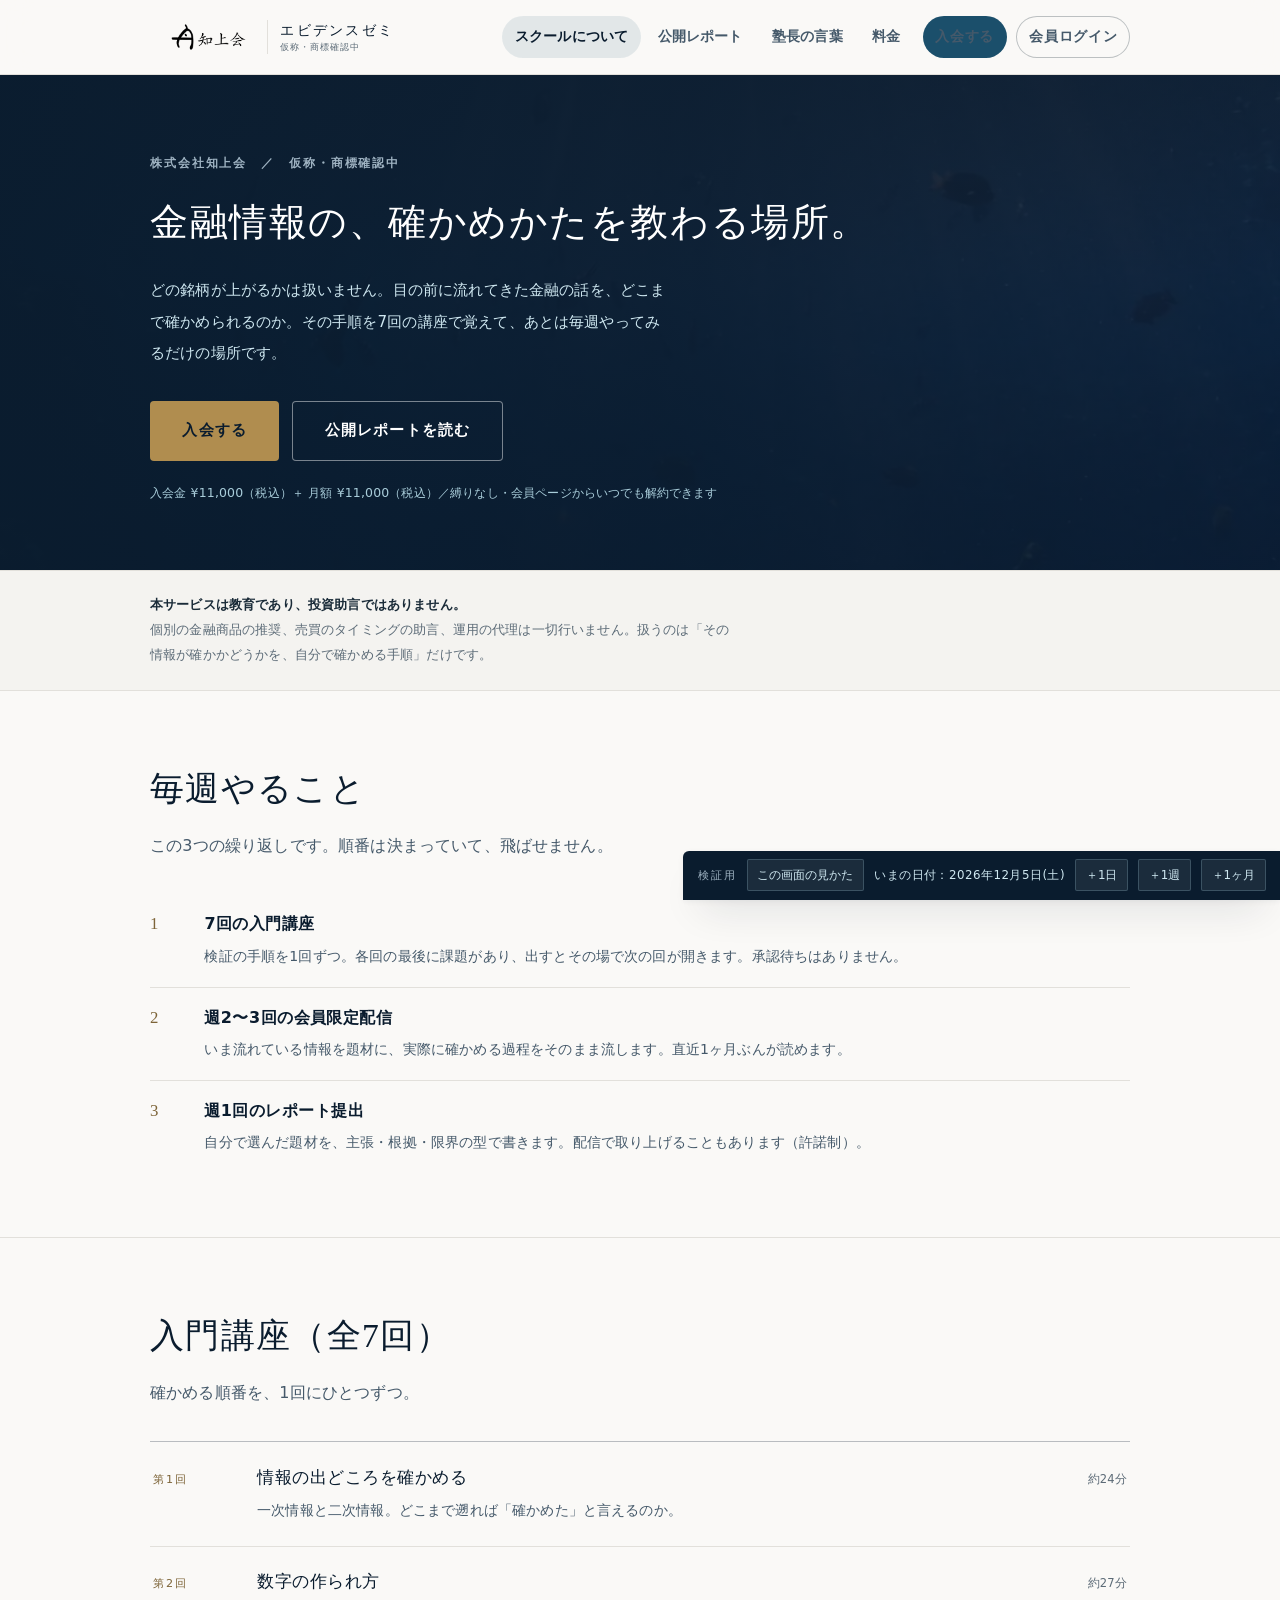
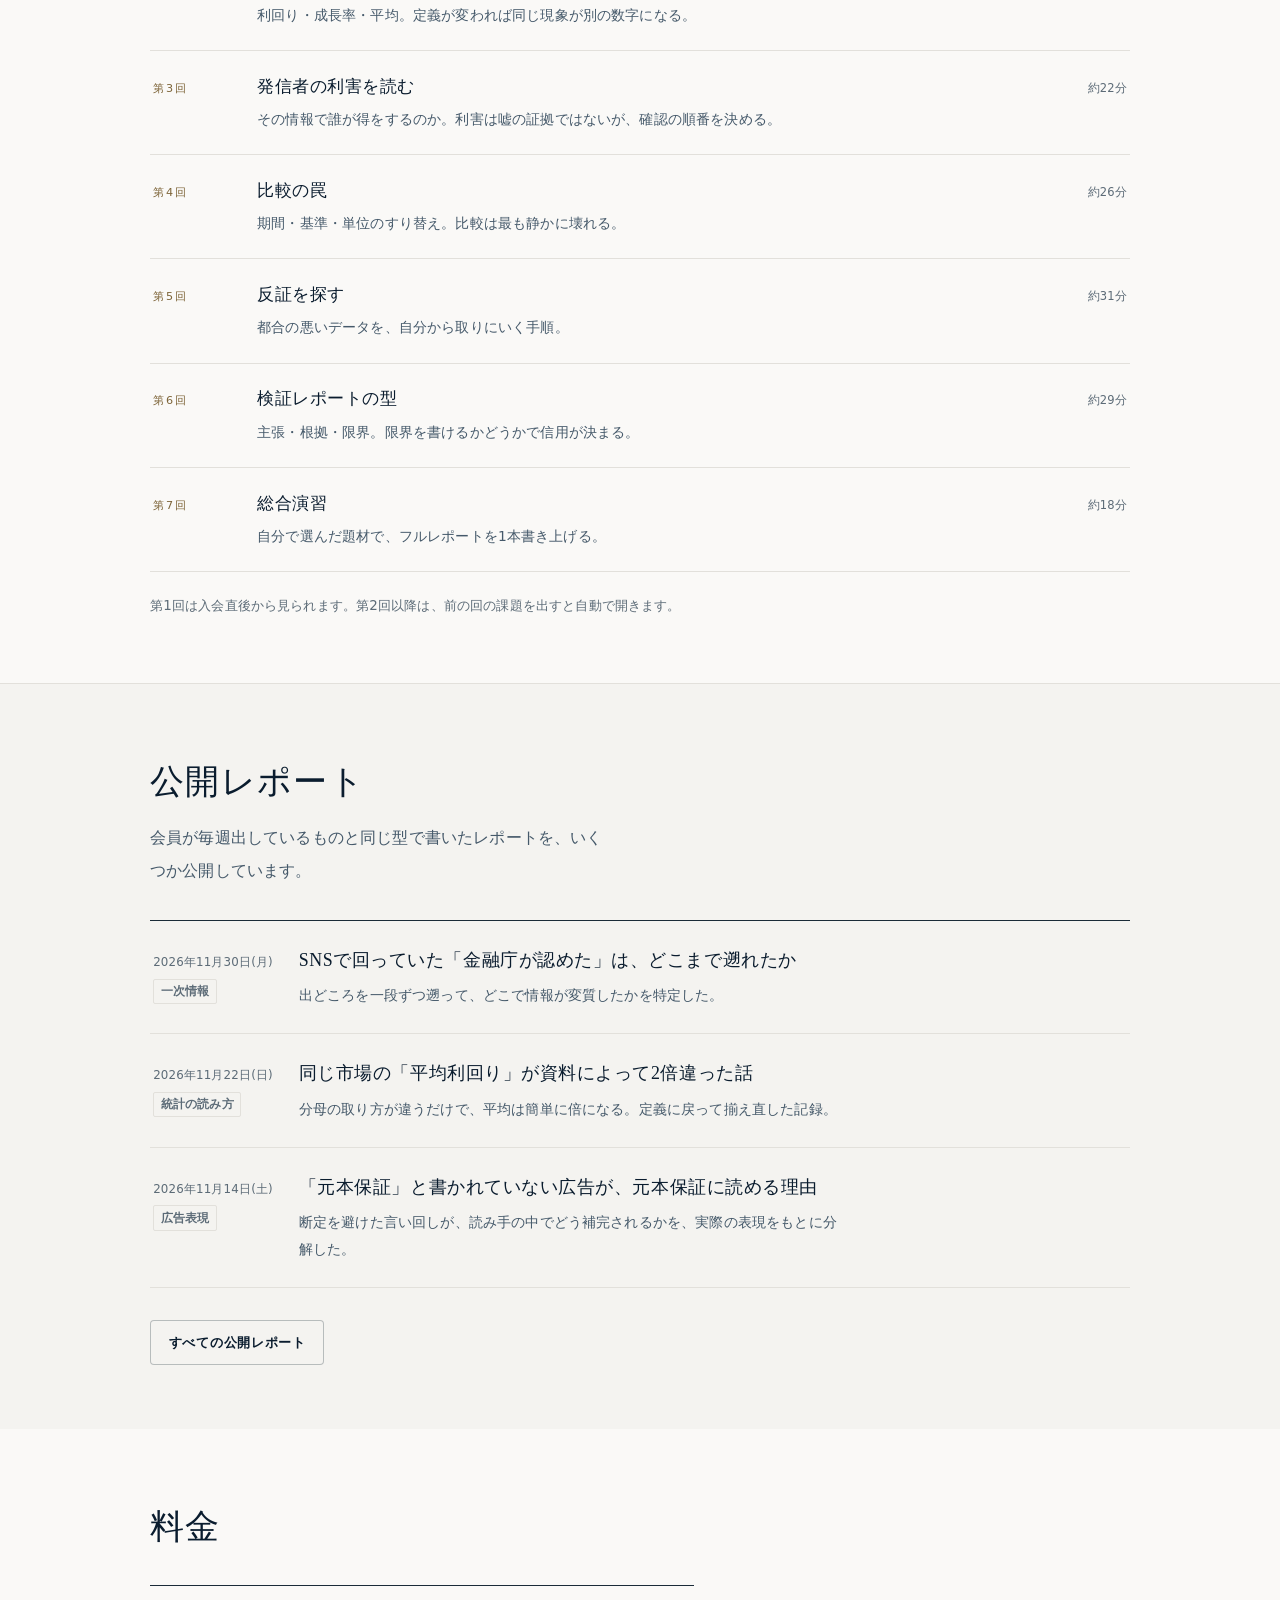
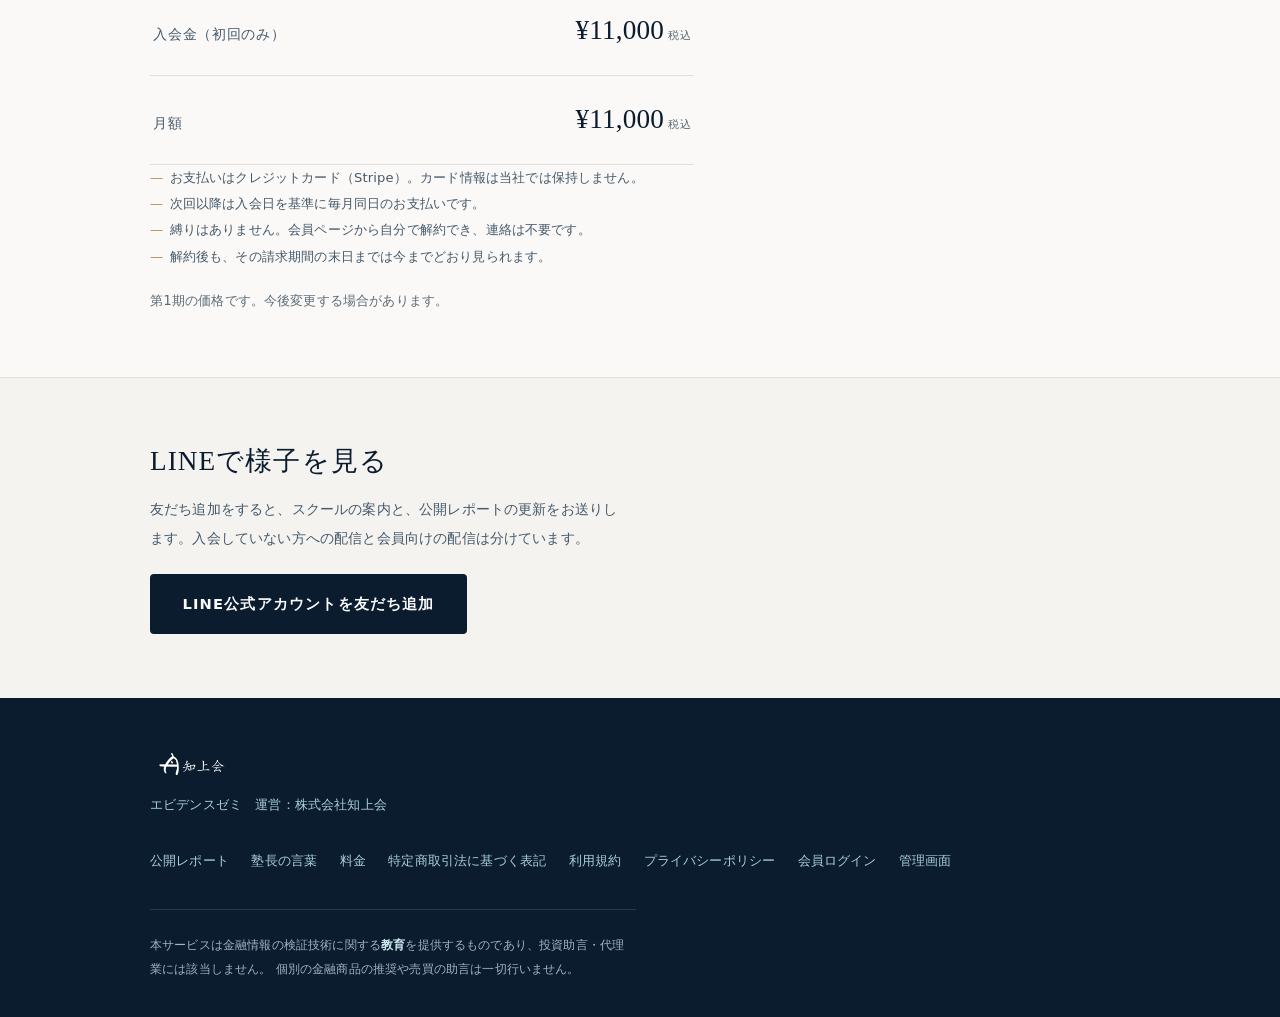
<file: index.html>
<!doctype html>
<html lang="ja">
<head>
<meta charset="utf-8">
<meta name="viewport" content="width=device-width,initial-scale=1">
<title>エビデンスゼミ｜金融情報の、確かめかたを教わる場所。</title>
<meta name="description" content="金融情報の検証技術を教える月額制オンラインスクール。投資助言ではなく教育です。運営：株式会社知上会">
<meta name="robots" content="noindex,nofollow">
<link rel="icon" href="assets/img/favicon.png">
<link rel="apple-touch-icon" href="assets/img/apple-touch-icon.png">
<link rel="stylesheet" href="assets/css/tokens.css?v=20260908180705">
<link rel="stylesheet" href="assets/css/site.css?v=20260908180705">
</head>
<body>

<header class="site-head">
  <div class="wrap">
    <a class="brand" href="#/">
      <picture>
        <source srcset="assets/img/logo-full.webp" type="image/webp">
        <img class="brand__logo" src="assets/img/logo-full.png" alt="株式会社知上会" width="600" height="215">
      </picture>
      <span class="brand__sub"><span data-bind="siteName">エビデンスゼミ</span><small data-bind="siteNameNote">仮称・商標確認中</small></span>
    </a>
    <nav class="site-nav" id="nav">
      <a href="#/">スクールについて</a>
      <a href="#/reports">公開レポート</a>
      <a href="#/story">塾長の言葉</a>
      <a href="#/price">料金</a>
      <a href="#/join" class="btn btn-sea btn-s">入会する</a>
      <a href="member.html" class="btn btn-ghost btn-s">会員ログイン</a>
    </nav>
    <button class="nav-toggle" id="navToggle">メニュー</button>
  </div>
</header>

<main id="view"></main>

<footer class="site-foot">
  <div class="wrap">
    <div class="foot-grid">
      <div>
        <picture>
          <source srcset="assets/img/logo-full.webp" type="image/webp">
          <img class="brand__logo" src="assets/img/logo-full.png" alt="株式会社知上会" width="600" height="215" style="height:30px;width:auto;margin-bottom:.8rem">
        </picture>
        <p class="small" style="color:var(--on-deep-muted)">
          <span data-bind="siteName">エビデンスゼミ</span>　運営：<span data-bind="company">株式会社知上会</span>
        </p>
      </div>
      <nav class="foot-links">
        <a href="#/reports">公開レポート</a>
        <a href="#/story">塾長の言葉</a>
        <a href="#/price">料金</a>
        <a href="#/tokushoho">特定商取引法に基づく表記</a>
        <a href="#/terms">利用規約</a>
        <a href="#/privacy">プライバシーポリシー</a>
        <a href="member.html">会員ログイン</a>
        <a href="admin.html">管理画面</a>
      </nav>
    </div>
    <p class="foot-note">
      本サービスは金融情報の検証技術に関する<strong>教育</strong>を提供するものであり、投資助言・代理業には該当しません。
      個別の金融商品の推奨や売買の助言は一切行いません。
    </p>
  </div>
</footer>

<script src="assets/js/data.js?v=20260908180705"></script>
<script src="assets/js/cloud.js?v=20260908180705"></script>
<script src="tools/fake-cloud.js"></script>
<script src="assets/js/store.js?v=20260908180705"></script>
<script src="assets/js/domain.js?v=20260908180705"></script>
<script src="assets/js/ui.js?v=20260908180705"></script>
<script src="assets/js/demo.js?v=20260908180705"></script>
<script src="assets/js/site.js?v=20260908180705"></script>
</body>
</html>
</file>
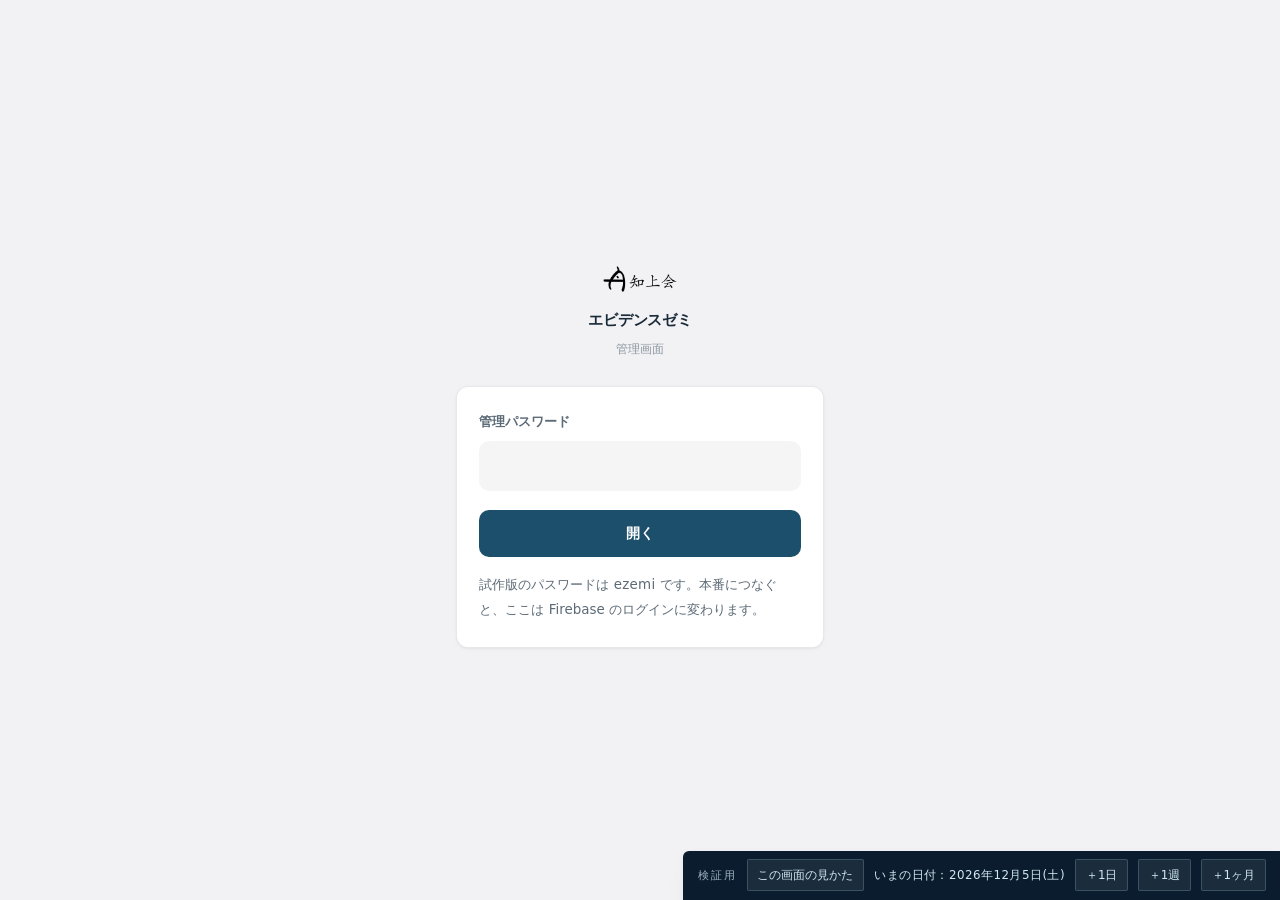
<file: admin.html>
<!doctype html>
<html lang="ja">
<head>
<meta charset="utf-8">
<meta name="viewport" content="width=device-width,initial-scale=1">
<title>管理画面｜エビデンスゼミ</title>
<meta name="robots" content="noindex,nofollow">
<link rel="icon" href="assets/img/favicon.png">
<link rel="apple-touch-icon" href="assets/img/apple-touch-icon.png">
<link rel="stylesheet" href="assets/css/tokens.css?v=20260908180705">
<link rel="stylesheet" href="assets/css/app.css?v=20260908180705">
</head>
<body>
<div id="root"></div>

<script src="assets/js/data.js?v=20260908180705"></script>
<script src="assets/js/cloud.js?v=20260908180705"></script>
<script src="tools/fake-cloud.js"></script>
<script src="assets/js/store.js?v=20260908180705"></script>
<script src="assets/js/domain.js?v=20260908180705"></script>
<script src="assets/js/ui.js?v=20260908180705"></script>
<script src="assets/js/demo.js?v=20260908180705"></script>
<script src="assets/js/admin.js?v=20260908180705"></script>
</body>
</html>
</file>
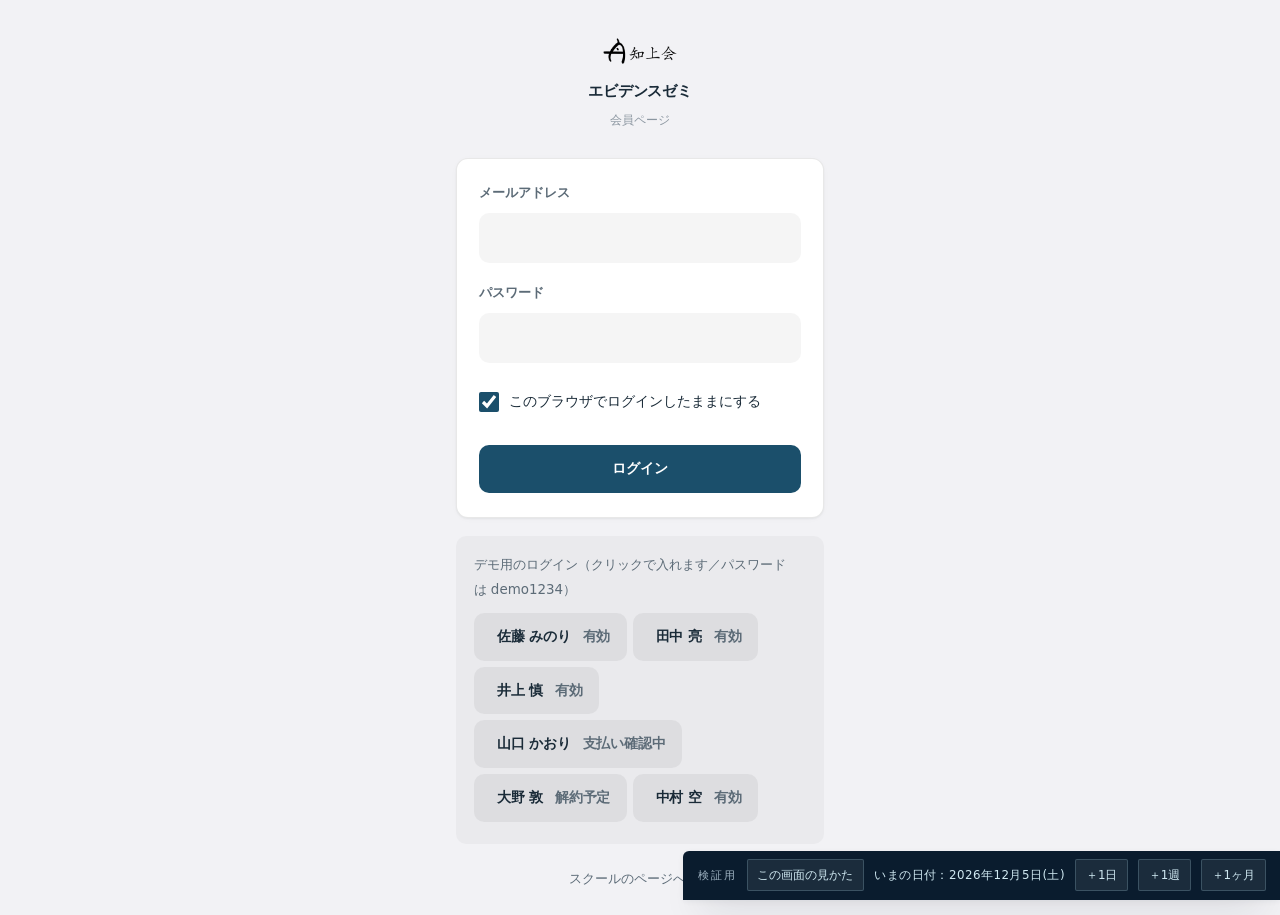
<file: member.html>
<!doctype html>
<html lang="ja">
<head>
<meta charset="utf-8">
<meta name="viewport" content="width=device-width,initial-scale=1">
<title>会員ページ｜エビデンスゼミ</title>
<meta name="robots" content="noindex,nofollow">
<link rel="icon" href="assets/img/favicon.png">
<link rel="apple-touch-icon" href="assets/img/apple-touch-icon.png">
<link rel="stylesheet" href="assets/css/tokens.css?v=20260908180705">
<link rel="stylesheet" href="assets/css/app.css?v=20260908180705">
</head>
<body>
<div id="root"></div>

<script src="assets/js/data.js?v=20260908180705"></script>
<script src="assets/js/cloud.js?v=20260908180705"></script>
<script src="tools/fake-cloud.js"></script>
<script src="assets/js/store.js?v=20260908180705"></script>
<script src="assets/js/domain.js?v=20260908180705"></script>
<script src="assets/js/ui.js?v=20260908180705"></script>
<script src="assets/js/demo.js?v=20260908180705"></script>
<script src="assets/js/member.js?v=20260908180705"></script>
</body>
</html>
</file>
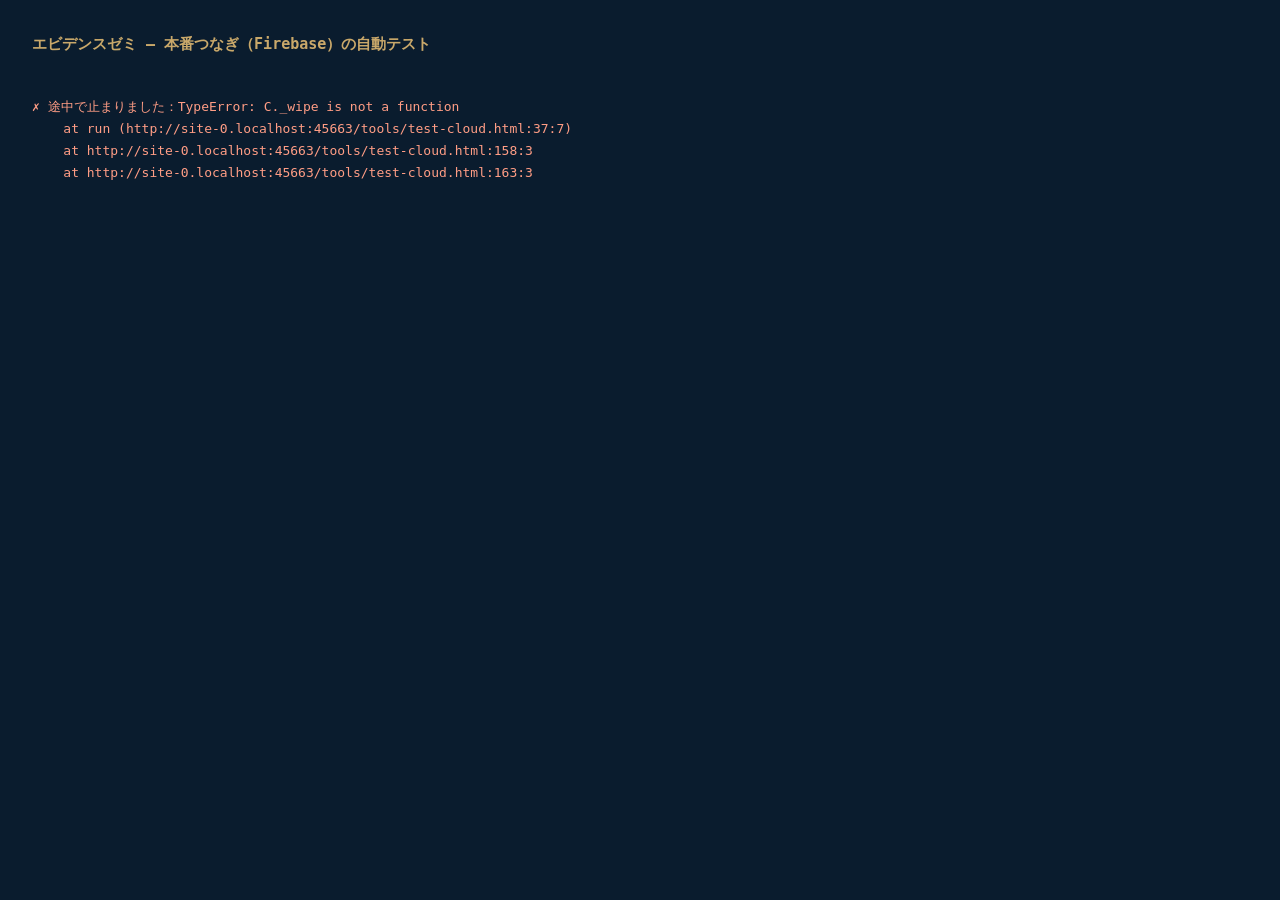
<file: tools/test-cloud.html>
<!doctype html>
<html lang="ja">
<head>
<meta charset="utf-8">
<title>本番つなぎの自動テスト</title>
<style>
body{font-family:ui-monospace,monospace;background:#0a1c2e;color:#cfe8f1;padding:24px;line-height:1.7;font-size:13px}
h1{font-size:15px;color:#c9a86a;margin:0 0 16px}
.ok{color:#7fd6a5}.ng{color:#ff9d85}.n{color:#9fb3c2}
pre{white-space:pre-wrap;margin:0}
</style>
</head>
<body>
<h1>エビデンスゼミ ― 本番つなぎ（Firebase）の自動テスト</h1>
<pre id="out">実行中…</pre>

<script src="../assets/js/data.js"></script>
<script src="../assets/js/cloud.js"></script>
<script src="fake-cloud.js"></script>
<script src="../assets/js/store.js"></script>
<script src="../assets/js/domain.js"></script>
<script src="../assets/js/ui.js"></script>
<script>
(function () {
  var lines = [], pass = 0, fail = 0;
  function log(s, cls) { lines.push('<span class="' + (cls || 'n') + '">' + s + '</span>'); render(); }
  function ok(name, cond, extra) {
    if (cond) { pass++; log('  ✓ ' + name, 'ok'); }
    else { fail++; log('  ✗ ' + name + (extra ? '  → ' + extra : ''), 'ng'); }
  }
  function head(s) { log(''); log(s, 'n'); }
  function render() { document.getElementById('out').innerHTML = lines.join('\n'); }

  var S = EZ.store, R = EZ.rules, C = EZ.cloud;

  async function run() {
    C._wipe();
    head('■ 起動');
    ok('本番モードになっている', S.mode() === 'cloud', S.mode());
    ok('デモデータは入らない', S.read().members.length === 0);
    ok('Firestore が空でも講座7回は出る', S.read().lessons.length === 7, S.read().lessons.length);
    ok('Firestore が空でもクーポンは生きている', !!R.findCoupon(S.read(), 'MONITOR'));

    head('■ 入会（Authentication → 会員登録）');
    var user = await C.signUp('member@example.com', 'password123', '会員 一郎');
    ok('アカウントが作られた', !!user.uid, user.uid);
    S.attachCloud('member', user.uid, function () {});
    await new Promise(function (r) { setTimeout(r, 200); });

    var mem;
    try {
      mem = R.signup({ uid: user.uid, name: '会員 一郎', email: 'member@example.com',
                       coupon: 'MONITOR', lineLinked: true, skipPayment: true });
    } catch (e) { ok('会員登録できた', false, e.message); }
    await S.flush();
    ok('会員IDが Authentication の uid と同じ', mem && mem.id === user.uid);
    ok('パスワードは保存していない', mem && mem.password === undefined);
    ok('Firestore に会員が書かれた', !!C._docs()['members/' + user.uid]);
    ok('入会金・初月とも0円で記録', S.read().payments.filter(function (p) { return p.amount === 0; }).length === 2);
    ok('会員資格がある', R.canView(mem, S.clock.now()));

    head('■ 講座の解錠（仕様書 B-2 / B-3）');
    var st = R.lessonStates(S.read(), mem, S.clock.now());
    ok('第1回だけ開いている', st[0].unlocked && !st[1].unlocked);
    var res = R.submitAssignment(mem.id, 1, 'テストの提出です。一次情報まで遡りました。');
    await S.flush();
    ok('提出すると第2回が開く', res.unlockedNext === 2);
    st = R.lessonStates(S.read(), mem, S.clock.now());
    ok('第2回が開き、第3回はまだ閉じている', st[1].unlocked && !st[2].unlocked);
    ok('課題のIDが uid_回 になっている', !!C._docs()['assignments/' + user.uid + '_1'],
       Object.keys(C._docs()).filter(function (k) { return k.indexOf('assignments/') === 0; }).join(','));
    var dup = false;
    try { R.submitAssignment(mem.id, 1, 'ふたたび'); } catch (e) { dup = true; }
    ok('同じ回は二重に出せない', dup);

    head('■ 週1レポート（D-1 / D-2）');
    R.submitReport(mem.id, { title: 'テスト', body: 'これはテストのレポートです。主張・根拠・限界に分けました。', consent: true });
    await S.flush();
    var wk = R.weekKey(S.clock.now());
    ok('レポートのIDが uid_週 になっている', !!C._docs()['reports/' + user.uid + '_' + wk]);
    ok('紹介の許諾が記録された', S.read().reports[0].consent === true && !!S.read().reports[0].consentAt);
    var dupR = false;
    try { R.submitReport(mem.id, { body: '同じ週にもう1本' }); } catch (e) { dupR = true; }
    ok('同じ週に二重に出せない', dupR);

    head('■ 配信の掲載期間（C-3 / C-4）');
    var now = S.clock.now(), DAY = EZ.DAY;
    R.createPost({ kind: '配信', title: '今日の配信', body: 'ほんぶん', publishAt: now - 1000 });
    R.createPost({ kind: '配信', title: '40日前の配信', body: 'ほんぶん', publishAt: now - 40 * DAY });
    R.createPost({ kind: '配信', title: '殿堂入り', body: 'ほんぶん', publishAt: now - 40 * DAY, permanent: true });
    R.createPost({ kind: '配信', title: '来週の予約', body: 'ほんぶん', publishAt: now + 7 * DAY });
    await S.flush();
    var vis = R.visiblePosts(S.read(), now).map(function (p) { return p.title; });
    ok('今日の配信は読める', vis.indexOf('今日の配信') >= 0);
    ok('40日前は自動で読めない', vis.indexOf('40日前の配信') < 0);
    ok('殿堂入りは残る', vis.indexOf('殿堂入り') >= 0);
    ok('予約投稿はまだ出ない', vis.indexOf('来週の予約') < 0);

    head('■ 会員資格の判定（A-4 / A-6・その場で計算する）');
    var m2 = JSON.parse(JSON.stringify(mem));
    m2.billing.periodEnd = now - DAY;
    ok('期限を過ぎたら state が active でも終了扱い', !R.canView(m2, now), R.statusOf(m2, now).label);
    m2.billing.periodEnd = now + 5 * DAY;
    m2.billing.cancelRequestedAt = now;
    ok('解約しても期限までは読める', R.canView(m2, now) && R.statusOf(m2, now).code === 'canceling');
    m2.billing.state = 'suspended';
    ok('停止中は読めない', !R.canView(m2, now));
    ok('本番では時計を動かせない', S.clock.offset() === 0);

    head('■ メッセージ（会員 ⇄ 代表）');
    R.sendMessage(mem.id, 'member', '第3回でつまずきました。相談させてください。');
    await S.flush();
    var th = R.threadOf(S.read(), mem.id);
    ok('会員が送れる', th.length === 1 && th[0].from === 'member');
    ok('Firestore に書かれた', Object.keys(C._docs()).some(function (k) { return k.indexOf('messages/') === 0; }));
    ok('代表から見て未読1件', R.unreadForAdmin(S.read(), S.read().members[0]) === 1);
    ok('会員から見た未読は0件', R.unreadForMember(S.read(), S.read().members[0]) === 0);

    R.markMessagesReadByAdmin(mem.id);
    await S.flush();
    ok('代表が開くと未読が消える', R.unreadForAdmin(S.read(), S.read().members[0]) === 0);

    R.sendMessage(mem.id, 'admin', 'ご相談ありがとうございます。まず決算資料を見てください。');
    await S.flush();
    ok('代表から返信できる', R.threadOf(S.read(), mem.id).length === 2);
    ok('会員から見て未読1件', R.unreadForMember(S.read(), S.read().members[0]) === 1);
    R.markMessagesReadByMember(mem.id);
    await S.flush();
    ok('会員が開くと未読が消える', R.unreadForMember(S.read(), S.read().members[0]) === 0);

    R.setMessagesOpen(false);
    var blocked = false;
    try { R.sendMessage(mem.id, 'member', '受付が止まっているとき'); } catch (e) { blocked = true; }
    ok('受付を止めると会員は送れない', blocked);
    var adminStillOk = true;
    try { R.sendMessage(mem.id, 'admin', '止めていてもこちらからは送れる'); } catch (e) { adminStillOk = false; }
    ok('止めていても代表からは送れる', adminStillOk);
    R.setMessagesOpen(true);
    await S.flush();

    head('■ 管理者');
    var admin = await C.signUp('admin@example.com', 'password123', '管理者');
    ok('管理者は最初は権限なし', !(await C.isAdmin(admin.uid)));
    C._makeAdmin(admin.uid);
    ok('admins に登録すると権限がつく', await C.isAdmin(admin.uid));

    head('■ 通知');
    var inbox = Object.keys(C._docs()).filter(function (k) { return k.indexOf('adminInbox/') === 0; });
    ok('入会と提出が事務局に届いている', inbox.length >= 3, inbox.length + '件');

    log('');
    log('────────────────────────────');
    log((fail === 0 ? '✓ ぜんぶ通りました' : '✗ ' + fail + '件 失敗') + '（' + pass + ' / ' + (pass + fail) + '）',
        fail === 0 ? 'ok' : 'ng');
    document.title = (fail === 0 ? 'PASS ' : 'FAIL ') + pass + '/' + (pass + fail);
  }

  run().catch(function (e) {
    log('');
    log('✗ 途中で止まりました：' + (e && (e.stack || e.message) || e), 'ng');
    document.title = 'ERROR';
  });
})();
</script>
</body>
</html>
</file>
<file: assets/css/tokens.css>
/* =====================================================================
   エビデンスゼミ — 共通トークン

   運営は株式会社知上会。コーポレートサイト（chijokai-site）と
   同じ設計体系に揃えてある。色・角丸・影・書体・余白はあちらから写した。
   トークン名も原則そのままなので、片方を直したらもう片方も追随させること。

   ゼミ側の差分は3点だけ：
     ・表紙の写真が海中の光（sea-light）で、本社サイトの夕暮れの海より明るい
     ・薄地（--foam-2）のセクションを多めに使い、読み物としての紙面感を強める
     ・講座の進み具合など、状態を示す色の役割を増やしている
   ===================================================================== */

/* ---------- 01. Reset ---------- */
*, *::before, *::after { box-sizing: border-box; }
html { -webkit-text-size-adjust: 100%; scroll-behavior: smooth; }
body, h1, h2, h3, h4, p, ul, ol, li, figure, blockquote, dl, dd { margin: 0; }
ul[class], ol[class] { list-style: none; padding: 0; }
a { text-decoration: none; color: inherit; }
img, svg { display: block; max-width: 100%; }
picture { display: contents; }
button { font: inherit; cursor: pointer; border: none; background: none; }
input, textarea, select { font: inherit; color: inherit; }
table { border-collapse: collapse; width: 100%; }

/* ---------- 02. Design tokens ---------- */
:root {
  /* Ocean palette — 彩度を抑えた大人のネイビー基調 */
  --deep:   #0a1c2e;
  --deep-2: #12314b;
  --ocean:  #1b4f6b;
  --sea:    #2a6f8e;
  --sea-2:  #3d8caa;
  --aqua:   #8fb8c7;
  --aqua-2: #b6d2dc;
  --foam:   #f4f3f0;
  --paper:  #faf9f7;
  --foam-2: #ecebe7;
  --sky:    #dce7ec;
  --ink-3:  #b9bcc0;
  --sea-ink: #1b4f6b;

  /* 濃色面の文字色 */
  --on-deep:       #eafaff;
  --on-deep-body:  #cfe8f1;
  --on-deep-muted: #a9cdda;
  --on-deep-label: #9fb3c2;

  /* Accent — くすんだ真鍮色 */
  --sand:   #e8dcc8;
  --gold:   #b08d4f;
  --gold-2: #c9a86a;
  --gold-ink: #7d6438;
  --coral:  #b5714f;
  --coral-2:#96593c;
  --coral-ink: #8a4f34;
  --green:  #2d6e55;

  /* Ink */
  --ink:   #1a2b38;
  --ink-2: #45596a;
  --muted: #5c6b77;
  --line:  #e2e0db;
  --white: #ffffff;

  /* Radius */
  --r-xs: 2px;
  --r-s:  4px;
  --r-m:  6px;
  --r-l:  10px;

  /* Spacing */
  --sp-sec:    clamp(4.5rem, 8vw, 6.8rem);
  --sp-sec-lg: clamp(6rem, 12vw, 10rem);

  --lift-sm: 2px;
  --lift:    3px;

  --measure-title: 15em;
  --measure-lead:  34em;
  --measure-body:  40em;

  --cell-pad-x:  clamp(1.3rem, 2.2vw, 1.85rem);
  --cell-pad-y:  clamp(1.5rem, 2.4vw, 2rem);
  --cell-radius: 4px;
  --cell-rule:   44px;
  --cell-line:   var(--line);
  --cell-line-hover: rgba(27, 79, 107, .30);

  --shadow-s:    0 1px 2px rgba(10,28,46,.04), 0 4px 12px -6px rgba(10,28,46,.10);
  --shadow:      0 1px 3px rgba(10,28,46,.05), 0 12px 28px -14px rgba(10,28,46,.18);
  --shadow-lift: 0 2px 6px rgba(10,28,46,.06), 0 20px 40px -18px rgba(10,28,46,.24);
  --ring: 0 0 0 3px rgba(27, 79, 107, .22);

  /* 本文の横幅。ヘッダーもセクションも全部これに揃える。
     ここが揃っていないと、段ごとに右端がずれて落ち着かない紙面になる。 */
  --maxw: 980px;
  --ease: cubic-bezier(.22, .61, .36, 1);

  --font: "Hiragino Sans", "ヒラギノ角ゴシック", "Noto Sans JP",
          -apple-system, BlinkMacSystemFont, "Segoe UI", "Yu Gothic",
          system-ui, sans-serif;
  --font-serif: "Hiragino Mincho ProN", "ヒラギノ明朝 ProN", "Yu Mincho",
                "YuMincho", "Noto Serif JP", "Times New Roman", serif;
  --font-en: "Optima", "Avenir Next", "Helvetica Neue", "Segoe UI", system-ui, sans-serif;
}

/* ---------- 03. Base ---------- */
body {
  font-family: var(--font);
  color: var(--ink);
  line-height: 1.95;
  background: var(--paper);
  overflow-x: hidden;
  letter-spacing: .01em;
  -webkit-font-smoothing: antialiased;
  text-rendering: optimizeLegibility;
}
.wrap { width: min(100% - 2.4rem, var(--maxw)); margin-inline: auto; }
/* 読み物のページも器の幅は同じにする。ここだけ狭くして中央に置くと、
   ヘッダーやフッターに対して本文だけが内側にずれて落ち着かない。
   1行の長さは中の要素（.prose p など）で決める。 */
.wrap-narrow { width: min(100% - 2.4rem, var(--maxw)); margin-inline: auto; }

/* ---------- 04. Typography ---------- */
h1, h2 {
  font-family: var(--font-serif);
  line-height: 1.42; letter-spacing: .04em; font-weight: 600;
  font-feature-settings: "palt" 1;
  word-break: auto-phrase;
}
h3, h4 {
  line-height: 1.6; letter-spacing: .03em; font-weight: 600;
  font-feature-settings: "palt" 1;
  word-break: auto-phrase;
}
h1, h2, h3, h4 { text-wrap: balance; }
p, li, dd, dt, summary { line-break: strict; }
p, li, dd { text-wrap: pretty; }

.ttl-l { font-size: clamp(1.9rem, 4.2vw, 2.9rem); font-weight: 500; color: var(--deep); line-height: 1.5; }
.ttl-m { font-size: clamp(1.45rem, 3.2vw, 2.1rem); font-weight: 500; color: var(--deep); line-height: 1.55; }
.ttl-s { font-family: var(--font-serif); font-size: 1.16rem; font-weight: 500; color: var(--deep); letter-spacing: .04em; }

.eyebrow {
  display: block;
  font-size: .74rem; font-weight: 600; letter-spacing: .16em;
  color: var(--muted);
}

/* 見出しの下に罫は引かない。余白で段差をつける。
   （罫を全部の見出しに引いていたのをやめた。装飾が繰り返されると様式に見える） */
.bar-ttl { margin-bottom: 1.5rem; }

/* 日本語は語の切れ目で折り返す。これが無いと「〜公開し／ています。」のように
   最終行に2文字だけ残る行が出て、読みにくくなる。 */
.lead {
  font-size: 1rem; line-height: 2.05; color: var(--ink-2); max-width: var(--measure-lead);
  word-break: auto-phrase; text-wrap: pretty;
}
.small { font-size: .84rem; line-height: 1.9; }
.muted { color: var(--muted); }
.mono, .num { font-variant-numeric: tabular-nums; font-feature-settings: "tnum" 1; }
.mono { font-family: var(--font-en); letter-spacing: .02em; }
.center { text-align: center; }
.hidden { display: none !important; }

.rule { height: 1px; background: var(--line); border: 0; }

/* ---------- 05. Buttons ---------- */
.btn {
  --bg: var(--gold);
  display: inline-flex; align-items: center; justify-content: center; gap: .55em;
  padding: 1.05em 2.2em; border-radius: var(--r-s); font-weight: 600;
  letter-spacing: .08em; font-size: .92rem;
  color: var(--deep); background: var(--bg);
  transition: filter .2s var(--ease), background .2s var(--ease), box-shadow .2s var(--ease);
  position: relative; white-space: nowrap;
}
/* ホバーで光を走らせる演出はやめた。上品に見せる小細工がいちばん既視感を生む */
.btn:hover { background: var(--bg); filter: brightness(.94); }
.btn:active { filter: brightness(.88); }

.btn-fill { --bg: var(--deep); color: #f7f9fa; }
.btn-fill:hover { --bg: var(--deep-2); }
.btn-sea { --bg: var(--ocean); color: #fff; }
.btn-ghost {
  background: transparent; color: var(--deep);
  box-shadow: inset 0 0 0 1px rgba(26,43,56,.28);
}
.btn-ghost:hover { background: rgba(26,43,56,.05); box-shadow: inset 0 0 0 1px rgba(26,43,56,.5); }
.btn-danger { --bg: transparent; color: var(--coral-ink); box-shadow: inset 0 0 0 1px rgba(181,113,79,.42); }
.btn-danger:hover { --bg: var(--coral); color: #fff; }

.btn-s  { padding: .72em 1.4em; font-size: .84rem; letter-spacing: .05em; }
.btn-xs { padding: .5em 1em; font-size: .76rem; letter-spacing: .03em; font-weight: 600; border-radius: var(--r-xs); }
.btn:disabled { opacity: .38; cursor: not-allowed; filter: none; }

/* ---------- 06. Tags ---------- */
/* 状態の印。塗りつぶさず、文字色と細い枠だけで区別する。
   色つきの丸い錠剤が並ぶと、それだけで管理ツールの既製品に見える。 */
.tag {
  display: inline-flex; align-self: flex-start; align-items: center; gap: .4em;
  padding: .18em .55em; border-radius: 2px; font-size: .72rem; font-weight: 600;
  letter-spacing: .02em; line-height: 1.65; white-space: nowrap;
  background: transparent; color: var(--muted);
  border: 1px solid var(--line);
}
.tag-sea   { color: var(--ocean);      border-color: rgba(27,79,107,.35); }
.tag-gold  { color: var(--gold-ink);   border-color: rgba(176,141,79,.45); }
.tag-alert { color: var(--coral-ink);  border-color: rgba(181,113,79,.42); }
.tag-warn  { color: var(--gold-ink);   border-color: rgba(176,141,79,.45); }
.tag-ok    { color: var(--green);      border-color: rgba(45,110,85,.35); }
.tag-dim   { color: var(--ink-3);      border-color: var(--line); }

/* ---------- 07. Cells / Cards ---------- */
/* 白い面＋ヘアライン＋左端に揃えた真鍮色の短い罫。本社サイトと同じ形。 */
/* 面は白と罫線だけ。真鍮色の罫はここでは引かない。
   以前は全部のカードの上端に入れていたが、どこにでもあると印にならなくなる。
   いま真鍮色を使うのは、ヒーローのボタンと数字まわりだけ。 */
.card {
  position: relative; text-align: left;
  background: var(--white);
  border: 1px solid var(--cell-line);
  border-radius: var(--r-s);
  padding: var(--cell-pad-y) var(--cell-pad-x);
}
.card-flat {
  background: var(--foam);
  border: 1px solid var(--line);
  border-radius: var(--r-s);
  padding: 1.15rem 1.3rem;
}

/* ---------- 08. Forms ---------- */
.field { display: block; margin-bottom: 1.15rem; }
.field > .lbl {
  display: block; font-size: .76rem; letter-spacing: .12em; font-weight: 600;
  color: var(--muted); margin-bottom: .5rem;
}
.field .hint { font-size: .76rem; color: var(--muted); line-height: 1.8; margin-top: .45rem; }
input[type=text], input[type=email], input[type=number], input[type=password],
input[type=date], input[type=datetime-local], select, textarea {
  width: 100%; background: var(--white); border: 1px solid var(--line);
  padding: .78em .9em; font-size: .93rem; border-radius: var(--r-s); outline: none;
  transition: border-color .25s, box-shadow .25s;
}
input:focus, select:focus, textarea:focus { border-color: var(--ocean); box-shadow: var(--ring); }
textarea { line-height: 1.95; resize: vertical; min-height: 7.5rem; }
.check { display: flex; gap: .65rem; align-items: flex-start; cursor: pointer; font-size: .88rem; line-height: 1.85; }
.check span { word-break: auto-phrase; }
.check input { margin-top: .42rem; flex: 0 0 auto; accent-color: var(--ocean); }

/* ---------- 09. Tables ---------- */
.tbl { font-size: .86rem; background: var(--white); }
.tbl th {
  text-align: left; font-weight: 600; font-size: .74rem; letter-spacing: .06em;
  color: var(--muted); padding: .7rem .9rem .5rem; background: transparent;
}
/* 列見出しの行だけ濃い罫を引く */
.tbl thead th { white-space: nowrap; border-bottom: 1px solid var(--ink); }
/* 行の項目名（お名前・入会日など）は見出しではなくラベル扱い */
.tbl tbody th {
  border-bottom: 1px solid var(--line); vertical-align: top;
  padding: .82rem .9rem; font-size: .8rem; font-weight: 500;
}
.tbl td { padding: .82rem .9rem; border-bottom: 1px solid var(--line); vertical-align: middle; }
.tbl tbody tr:last-child td, .tbl tbody tr:last-child th { border-bottom: 0; }
.tbl tbody tr { transition: background .2s; }
.tbl tbody tr:hover { background: rgba(27,79,107,.03); }
.tbl .num { text-align: right; font-family: var(--font-en); }
.tbl .nowrap, .tbl td.mono { white-space: nowrap; }
/* メールなどは折り返さない。どこでも折り返せるようにすると、狭い画面で
   1行に数文字ずつ積まれて読めなくなる。収まらないときは表ごと横に送る。 */
.tbl .ellip { white-space: nowrap; }
.tbl input[type=text], .tbl input[type=number], .tbl select {
  padding: .45em .6em; font-size: .84rem; min-width: 0;
}
/* 表のセルに並べるボタン。td を直接 flex にすると、そのセルが
   表の枠組みから外れて罫線が途切れるので、中に入れ物をひとつ挟む。 */
.cell-actions { display: flex; gap: .4rem; align-items: center; flex-wrap: wrap; }

/* ファイル選択。既定の見た目のままだと浮くので、他のボタンに寄せる */
input[type=file] { font-size: .82rem; color: var(--muted); }
input[type=file]::file-selector-button {
  font: inherit; margin-right: .7rem; padding: .5em 1em; cursor: pointer;
  background: transparent; color: var(--deep); border: 0;
  border-radius: var(--r-xs); box-shadow: inset 0 0 0 1px rgba(26,43,56,.28);
}
input[type=file]::file-selector-button:hover { background: rgba(26,43,56,.05); }

/* ---------- 10. Utilities ---------- */
.row { display: flex; gap: .8rem; align-items: center; flex-wrap: wrap; }
.row-between { display: flex; gap: .8rem; align-items: center; justify-content: space-between; flex-wrap: wrap; }
.stack-s > * + * { margin-top: .6rem; }
.stack   > * + * { margin-top: 1.2rem; }
.stack-l > * + * { margin-top: 2.4rem; }
.grid-2 { display: grid; grid-template-columns: repeat(auto-fit, minmax(17rem, 1fr)); gap: 1.3rem; }
.grid-3 { display: grid; grid-template-columns: repeat(auto-fit, minmax(15rem, 1fr)); gap: 1.3rem; }

/* ---------- 11. Toast ---------- */
#toast {
  position: fixed; left: 50%; bottom: 4.5rem; transform: translateX(-50%); z-index: 200;
  display: flex; flex-direction: column; gap: .5rem; align-items: center; pointer-events: none;
}
.toast {
  background: var(--deep); color: var(--on-deep); padding: .82em 1.5em;
  font-size: .86rem; letter-spacing: .03em; border-radius: var(--r-s);
  box-shadow: var(--shadow-lift); max-width: 90vw;
  animation: toastIn .3s var(--ease) both;
}
.toast.alert { background: var(--coral-2); color: #fff; }
@keyframes toastIn { from { opacity: 0; transform: translateY(8px); } to { opacity: 1; transform: none; } }

/* ---------- 12. Modal ---------- */
.modal-bg {
  position: fixed; inset: 0; background: rgba(10,28,46,.55); backdrop-filter: blur(3px);
  z-index: 150; display: flex; align-items: center; justify-content: center;
  padding: 1.2rem; overflow: auto; animation: fadeIn .2s var(--ease) both;
}
.modal {
  background: var(--paper); border: 1px solid var(--line); border-radius: var(--cell-radius);
  max-width: 620px; width: 100%; padding: clamp(1.6rem, 3vw, 2.3rem);
  max-height: 88vh; overflow: auto; box-shadow: var(--shadow-lift);
  animation: modalIn .32s var(--ease) both;
}
.modal-wide { max-width: 940px; }
@keyframes fadeIn { from { opacity: 0 } to { opacity: 1 } }
@keyframes modalIn { from { opacity: 0; transform: translateY(12px) scale(.99) } to { opacity: 1; transform: none } }

/* ---------- 13. 検証用バー（本番では外す） ---------- */
#devbar {
  position: fixed; right: 0; bottom: 0; z-index: 180;
  background: var(--deep); color: var(--on-deep-body);
  font-size: .74rem; letter-spacing: .04em;
  display: flex; align-items: center; gap: .65rem; padding: .55rem .9rem;
  border-top-left-radius: var(--r-m);
  box-shadow: var(--shadow-lift);
}
#devbar .dev-lbl { color: var(--on-deep-label); font-family: var(--font-en); letter-spacing: .18em; font-size: .66rem; text-transform: uppercase; }
#devbar button {
  background: rgba(255,255,255,.07); border: 1px solid rgba(143,184,199,.28);
  color: inherit; font-size: .74rem; padding: .28em .8em; border-radius: var(--r-xs);
  transition: background .25s, border-color .25s;
}
#devbar button:hover { background: rgba(255,255,255,.16); border-color: rgba(143,184,199,.55); }
#devbar, #devbar button, #devbar span { white-space: nowrap; }

@media (max-width: 640px) {
  /* 狭い画面では中身が横にはみ出していたので、必要なら横スクロールさせる */
  #devbar {
    left: 0; right: 0; border-radius: 0; gap: .4rem; padding: .45rem .6rem;
    font-size: .68rem; justify-content: flex-start; overflow-x: auto;
    scrollbar-width: none;
  }
  #devbar::-webkit-scrollbar { display: none; }
  #devbar .dev-lbl { display: none; }
  #devbar button { padding: .3em .6em; font-size: .68rem; flex: 0 0 auto; }
}

/* ---------- 14. Focus / Selection ---------- */
:focus-visible { outline: 2px solid var(--ocean); outline-offset: 3px; }
::selection { background: rgba(176,141,79,.26); color: var(--deep); }

@media (prefers-reduced-motion: reduce) {
  *, *::before, *::after { animation-duration: .01ms !important; transition-duration: .01ms !important; scroll-behavior: auto !important; }
}
@media print { #devbar, .no-print { display: none !important; } }

/* 列の多い表。狭い画面では潰さずに横へ送る。
   1文字ずつ改行された列が並ぶより、スクロールできたほうが読める。 */
.tbl-scroll { overflow-x: auto; -webkit-overflow-scrolling: touch; }
.tbl-scroll > .tbl { min-width: 50rem; }
</file>
<file: assets/css/site.css>
/* =====================================================================
   公開側（HP内に置くページ）
   知上会コーポレートサイトの構文をそのまま踏襲している。
   ===================================================================== */

/* ---------- ヘッダー ---------- */
.site-head {
  position: sticky; top: 0; z-index: 90;
  background: rgba(250,249,247,.9);
  backdrop-filter: saturate(1.2) blur(16px);
  border-bottom: 1px solid var(--line);
}
.site-head .wrap { display: flex; align-items: center; justify-content: space-between; height: 74px; gap: 1.4rem; }
.brand { display: flex; align-items: center; gap: .7rem; }
.brand__logo { height: clamp(26px, 3vw, 34px); width: auto; transition: opacity .4s var(--ease); }
.brand:hover .brand__logo { opacity: .68; }
.brand__sub {
  font-family: var(--font-serif); font-size: .9rem; letter-spacing: .16em; color: var(--deep);
  padding-left: .75rem; border-left: 1px solid var(--line); line-height: 1.4;
}
.brand__sub small { display: block; font-family: var(--font); font-size: .58rem; letter-spacing: .1em; color: var(--muted); }

.site-nav { display: flex; align-items: center; gap: .25rem; }
.site-nav a {
  padding: .55em .9em; border-radius: 999px; font-weight: 700; color: var(--ink-2);
  font-size: .88rem; transition: color .25s, background .25s;
}
.site-nav a:hover, .site-nav a.on { color: var(--deep); background: rgba(27,79,107,.10); }
.site-nav .btn { border-radius: 999px; margin-left: .35rem; }
.site-nav .btn:hover { color: #f7f9fa; }
.nav-toggle {
  display: none; padding: .55em 1em; border-radius: var(--r-s); white-space: nowrap;
  background: rgba(27,79,107,.10); font-size: .78rem; color: var(--deep); font-weight: 700;
}

/* ---------- ヒーロー ----------
   全画面の表紙＋写真＋数字の並び、という組み立てをやめた。
   写真は帯に留めて、文字で始める。 */
.hero { position: relative; overflow: hidden; background: var(--deep); color: var(--on-deep); }
.hero__bg { position: absolute; inset: 0; z-index: 0; }
.hero__bg img { width: 100%; height: 100%; object-fit: cover; opacity: .5; object-position: center 58%; }
.hero__bg::after {
  content: ""; position: absolute; inset: 0;
  background:
    linear-gradient(90deg, rgba(10,28,46,.96) 0%, rgba(10,28,46,.86) 52%, rgba(10,28,46,.62) 100%),
    linear-gradient(180deg, rgba(10,28,46,.5) 0%, transparent 40%);
}
.hero .wrap { position: relative; z-index: 2; padding: clamp(3.4rem, 6vw, 5rem) 0 clamp(3rem, 5vw, 4.2rem); }
.hero .eyebrow { color: var(--on-deep-label); }
.hero h1 {
  font-size: clamp(1.7rem, 3.4vw, 2.4rem); color: #fff; font-weight: 500;
  letter-spacing: .04em; line-height: 1.62; margin-top: 1rem;
}
.hero__sub { margin-top: 1.4rem; font-size: .95rem; line-height: 2.05; color: var(--on-deep-body); max-width: 34em; }
.hero__acts { margin-top: 2rem; display: flex; gap: .8rem; flex-wrap: wrap; align-items: center; }
.hero__note { margin-top: 1.3rem; font-size: .78rem; color: var(--on-deep-muted); }

/* 濃色の面ではボタンの見えかたを反転させる（本社サイトと同じ挙動）。
   primary は真鍮色、ghost は白い枠線。 */
.hero .btn-fill, .sec--deep .btn-fill {
  --bg: var(--gold); color: var(--deep);
}
.hero .btn-fill:hover, .sec--deep .btn-fill:hover { --bg: var(--gold-2); }
.hero .btn-ghost, .sec--deep .btn-ghost {
  background: transparent; color: #fff; box-shadow: inset 0 0 0 1px rgba(255,255,255,.45);
}
.hero .btn-ghost:hover, .sec--deep .btn-ghost:hover {
  background: rgba(255,255,255,.10); box-shadow: inset 0 0 0 1px rgba(255,255,255,.8);
}

/* ---------- セクション ---------- */
.sec { padding: clamp(3rem, 5vw, 4.4rem) 0; }
.sec + .sec { border-top: 1px solid var(--line); }
.sec--tint { background: var(--foam); }
.sec--tint + .sec, .sec--tint { border-top: 0; }
.sec-head { margin-bottom: 2rem; }
.sec-head .ttl-m { margin-top: .5rem; }
.sec-head .lead { margin-top: .9rem; }

/* 「教育であって投資助言ではない」の断り。
   帯にせず、注記として小さく置く。大きく飾ると、かえって言い訳に見える。 */
.notice-band { padding: 1.4rem 0; background: var(--foam); border-block: 1px solid var(--line); }
.notice-band p { font-size: .8rem; line-height: 1.95; color: var(--muted); max-width: 46em; }
.notice-band strong { color: var(--ink); font-weight: 600; }

/* ---------- 手順 ----------
   01/02/03 の3列カードをやめた。あの並びは中身が何であっても成立してしまう。 */
.steps { counter-reset: st; }
.step {
  counter-increment: st;
  display: grid; grid-template-columns: 2.4rem 1fr; column-gap: 1rem;
  padding: 1.05rem 0;
}
.step + .step { border-top: 1px solid var(--line); }
.step::before {
  content: counter(st); grid-column: 1; grid-row: 1 / span 2;
  font-family: var(--font-serif); font-size: 1.05rem; color: var(--gold-ink); line-height: 1.6;
}
.step h3 { grid-column: 2; font-size: 1rem; font-weight: 600; color: var(--deep); margin-bottom: .35rem; }
.step p  { grid-column: 2; font-size: .88rem; color: var(--ink-2); line-height: 1.95; word-break: auto-phrase; }

/* ---------- カリキュラム ---------- */
.curriculum { border-top: 1px solid var(--ink-3); }
.cur-row {
  display: grid; grid-template-columns: 5.2rem 1fr auto; gap: 1.3rem; align-items: baseline;
  padding: 1.35rem .2rem; border-bottom: 1px solid var(--line);
  transition: background .25s;
}
.cur-row:hover { background: rgba(255,255,255,.6); }
.cur-row .no { font-family: var(--font-en); font-size: .7rem; letter-spacing: .16em; color: var(--gold-ink); }
.cur-row h3 { font-family: var(--font-serif); font-size: 1.08rem; font-weight: 500; color: var(--deep); margin-bottom: .35rem; }
.cur-row p { font-size: .86rem; color: var(--ink-2); line-height: 1.95; max-width: 40em; }
.cur-row .len { font-family: var(--font-en); font-size: .72rem; color: var(--muted); white-space: nowrap; }

/* ---------- 公開レポート ----------
   3枚のカードを横に並べるのをやめた。3本しかないものを格子に組むと、
   中身より枠のほうが目立つ。目次のように縦に並べる。 */
.rep-list { border-top: 1px solid var(--ink); }
.rep-item {
  display: grid; grid-template-columns: 7.5rem 1fr; gap: 1.6rem; align-items: baseline;
  padding: 1.5rem .2rem; border-bottom: 1px solid var(--line);
  transition: background .2s;
}
.rep-item:hover { background: var(--foam); }
.rep-item .meta { display: flex; flex-direction: column; gap: .3rem; align-items: flex-start; }
.rep-item .dt { font-size: .74rem; color: var(--muted); font-variant-numeric: tabular-nums; }
.rep-item h3 { font-family: var(--font-serif); font-size: 1.12rem; font-weight: 500; color: var(--deep); line-height: 1.7; margin-bottom: .45rem; }
.rep-item p { font-size: .86rem; color: var(--ink-2); line-height: 1.95; max-width: 40em; }
.rep-item .more { display: none; }

/* 読み物本文 */
.prose + h2, .wrap-narrow h2.ttl-s { margin: 2.4rem 0 1rem; }
.prose p {
  font-size: .97rem; line-height: 2.25; color: var(--ink-2); margin-bottom: 1.5rem;
  max-width: var(--measure-body); word-break: auto-phrase;
}
/* 読み物ページの見出し・リード・区切りも本文と同じ measure に収める。
   見出しの下の罫をやめたので、余白は明示的に持たせないと本文とくっつく。 */
.wrap-narrow > .ttl-l, .wrap-narrow > .ttl-m { max-width: 22em; margin-bottom: 1.8rem; }
.wrap-narrow .ttl-l, .wrap-narrow .ttl-m { max-width: 22em; }
.wrap-narrow .lead { max-width: var(--measure-body); }
.wrap-narrow .rule, .wrap-narrow .legal-tbl, .wrap-narrow .legal-art { max-width: var(--measure-body); }
.prose .sig { margin-top: 2.4rem; font-family: var(--font-serif); font-size: 1rem; letter-spacing: .14em; color: var(--deep); }

/* ---------- 料金 ---------- */
/* ここだけ器いっぱいにすると、品名と金額のあいだに何もない空白が
   700pxほど空いて間延びする。表として読める幅に絞る。 */
.price-box { max-width: 34rem; border-top: 1px solid var(--ink); }
.price-row { display: flex; justify-content: space-between; align-items: baseline; padding: 1.1rem .2rem; border-bottom: 1px solid var(--line); }
.price-row .k { font-size: .86rem; color: var(--ink-2); letter-spacing: .05em; }
.price-row .v { font-family: var(--font-serif); font-size: 1.7rem; font-weight: 500; color: var(--deep); font-variant-numeric: tabular-nums; }
.price-row .v small { font-size: .7rem; font-family: var(--font); color: var(--muted); margin-left: .4em; font-weight: 400; }
.price-foot { padding: 1.2rem 0 0; }
.price-foot li { font-size: .82rem; color: var(--ink-2); line-height: 2; padding-left: 1.5em; position: relative; word-break: auto-phrase; }
.price-foot li::before { content: "—"; position: absolute; left: 0; color: var(--gold); }

/* ---------- 法定表記 ---------- */
.legal-tbl { border: 1px solid var(--line); border-radius: var(--r-m); overflow: hidden; }
.legal-tbl th { width: 12em; background: var(--foam); font-weight: 600; vertical-align: top; color: var(--ink); }
.legal-tbl td, .legal-tbl th { border-bottom: 1px solid var(--line); padding: .95rem 1.15rem; font-size: .86rem; line-height: 1.95; text-align: left; }
.legal-tbl tr:last-child td, .legal-tbl tr:last-child th { border-bottom: 0; }
.legal-art { margin-bottom: 1.7rem; }
.legal-art h3 { font-size: .93rem; color: var(--deep); margin-bottom: .5rem; }
.legal-art p { font-size: .86rem; color: var(--ink-2); line-height: 2; }

/* ---------- 申込 ---------- */
.signup-grid { display: grid; grid-template-columns: 1.1fr .9fr; gap: clamp(2rem, 5vw, 4rem); }
.signup-form { max-width: 30rem; }
.signup-form .check span { word-break: auto-phrase; }
.signup-side { border-top: 1px solid var(--ink); padding-top: 1.1rem; align-self: start; }
.bill-line { display: flex; justify-content: space-between; font-size: .87rem; padding: .6rem 0; border-bottom: 1px dashed var(--line); }
.bill-total { display: flex; justify-content: space-between; align-items: baseline; padding: 1rem 0 0; font-family: var(--font-serif); font-size: 1.3rem; font-weight: 500; color: var(--deep); }
.bill-note { font-size: .76rem; color: var(--muted); line-height: 1.9; margin-top: 1rem; }

/* ---------- LINE 導線 ----------
   全幅の濃色CTA帯をやめた。最後にもう一度大きく畳みかけるのは広告の型で、
   月2万円の会員制には合わない。ふつうの段落として置く。 */
.line-cta { padding: clamp(3rem, 5vw, 4.4rem) 0; background: var(--foam); border-top: 1px solid var(--line); }
.line-cta h2 { font-family: var(--font-serif); font-size: clamp(1.3rem, 2.6vw, 1.7rem); font-weight: 500; color: var(--deep); margin-bottom: .9rem; }
.line-cta p { color: var(--ink-2); font-size: .88rem; line-height: 2; max-width: 34em; margin-bottom: 1.4rem; }

/* ---------- フッター ---------- */
.site-foot { background: var(--deep); color: var(--on-deep-body); padding: 3.2rem 0 2.2rem; }
.site-foot .brand__logo { filter: invert(1) brightness(1.7); }
.foot-grid { display: flex; justify-content: space-between; gap: 2rem; flex-wrap: wrap; margin-bottom: 2.2rem; }
.foot-links { display: flex; gap: 1.4rem; flex-wrap: wrap; }
.foot-links a { font-size: .8rem; color: var(--on-deep-muted); transition: color .25s; }
.foot-links a:hover { color: #fff; text-decoration: underline; }
.foot-note { font-size: .76rem; color: var(--on-deep-label); line-height: 2; border-top: 1px solid rgba(143,184,199,.2); padding-top: 1.4rem; max-width: var(--measure-body); }
.foot-note strong { color: var(--on-deep-body); font-weight: 600; }

@media (max-width: 900px) {
  .site-nav {
    position: fixed; inset: 74px 0 auto 0; background: var(--paper);
    border-bottom: 1px solid var(--line); flex-direction: column; align-items: stretch;
    gap: 0; padding: .5rem 1.2rem 1.2rem; display: none; box-shadow: var(--shadow);
  }
  .site-nav.open { display: flex; }
  .site-nav a { padding: .85em .4em; border-radius: var(--r-s); border-bottom: 1px solid var(--line); }
  .site-nav .btn { margin: .5rem 0 0; justify-content: center; }
  .nav-toggle { display: block; }
  /* 並びの幅がばらばらだと落ち着かないので、狭い画面では横幅を揃える */
  .hero__acts { display: grid; grid-template-columns: 1fr; gap: .7rem; }
  .hero__acts .btn { width: 100%; }
  .brand__sub { display: none; }
  .cur-row { grid-template-columns: 3.6rem 1fr; gap: .8rem; }
  .cur-row .len { grid-column: 2; }
  .rep-item { grid-template-columns: 1fr; gap: .6rem; }
  .rep-item .meta { flex-direction: row; gap: .8rem; align-items: center; }
  .signup-grid { grid-template-columns: 1fr; }
}
</file>
<file: assets/css/app.css>
/* =====================================================================
   会員ページ ＋ 管理画面

   公開サイトは「紙の資料」の面。こちらは「道具」の面として作り分けている。
   道具のほうは iOS の設定画面の組み方に寄せた：
     ・薄いグレーの地に、白い角丸のかたまりを置く
     ・かたまりの中は細い罫で区切り、先頭に記号、右端に山かっこ
     ・押せるものは必ず面を持つ（線だけのボタンは押せると分からない）
     ・行の高さは指で押せる大きさ（44px以上）を下限にする
   見出しの明朝はここでは使わない。道具の文字は角ゴのほうが読みやすい。
   ===================================================================== */

:root {
  --app-bg:        #f2f2f5;   /* 画面の地 */
  --surface:       #ffffff;   /* かたまりの面 */
  --surface-2:     #fafafa;
  --hair:          rgba(0,0,0,.09);      /* かたまりの外枠 */
  --hair-in:       rgba(0,0,0,.07);      /* かたまりの中の区切り */
  --tap:           rgba(0,0,0,.045);     /* 押したとき */
  --accent:        #1b4f6b;              /* 触れるものの色（知上会のオーシャン） */
  --accent-soft:   rgba(27,79,107,.10);
  --accent-2:      #2a6f8e;
  --label:         #1a2b38;              /* 主文字 */
  --label-2:       #5c6b77;              /* 副文字 */
  --label-3:       #8b96a0;              /* 補助 */
  --r-row:         12px;
  --r-ctl:         10px;
  --shadow-card:   0 1px 2px rgba(16,32,48,.05), 0 1px 12px -6px rgba(16,32,48,.10);
}

body { background: var(--app-bg); }

/* 道具の側は全部このフォントで。明朝は使わない。 */
.app, .login-wrap, .modal, #toast {
  font-family: -apple-system, BlinkMacSystemFont, "SF Pro JP", "SF Pro Text",
               "Hiragino Sans", "ヒラギノ角ゴシック", "Noto Sans JP", "Yu Gothic",
               system-ui, sans-serif;
  letter-spacing: 0;
}
.app .ttl-s, .app .ttl-m, .app .ttl-l,
.modal .ttl-s, .modal .ttl-m, .login-wrap .ttl-s {
  font-family: inherit; letter-spacing: -.01em; color: var(--label);
}

.ico { width: 20px; height: 20px; flex: 0 0 auto; }
.ico.chev { width: 16px; height: 16px; color: var(--label-3); }

.app { display: grid; grid-template-columns: 252px 1fr; min-height: 100vh; }

/* ---------- サイドバー ----------
   濃紺の板をやめた。面が暗いと、選んでいる行がどれか分かりにくい。 */
.side {
  background: #ebebef;
  border-right: 1px solid var(--hair);
  padding: 1rem 0 6.5rem;
  position: sticky; top: 0; height: 100vh; overflow: auto;
}
.side .brand {
  display: flex; align-items: center; gap: .55rem;
  padding: .4rem 1rem 1rem; margin: 0 .5rem .4rem;
  border-bottom: 1px solid var(--hair);
}
.side .brand__logo { height: 24px; width: auto; }
.side .brand__sub {
  font-size: .82rem; font-weight: 600; color: var(--label);
  padding-left: .55rem; border-left: 1px solid var(--hair); line-height: 1.3; letter-spacing: -.01em;
}
.side .brand__sub small { display: block; font-size: .64rem; font-weight: 400; color: var(--label-3); letter-spacing: 0; }

.side-grp {
  padding: 1rem 1.5rem .3rem; font-size: .68rem; font-weight: 600;
  letter-spacing: .04em; color: var(--label-3);
}
.side a.nav {
  display: flex; align-items: center; gap: .7rem;
  margin: .1rem .6rem; padding: .58rem .7rem; min-height: 38px;
  border-radius: 8px; font-size: .88rem; font-weight: 500; color: var(--label);
  transition: background .15s;
}
.side a.nav .ico { color: var(--label-2); }
/* ラベルだけを伸ばす。未読の数まで伸びると赤い帯になってしまう */
.side a.nav > span:not(.n) { flex: 1; min-width: 0; }
.side a.nav:hover { background: rgba(0,0,0,.05); }
.side a.nav.on { background: var(--accent); color: #fff; }
.side a.nav.on .ico { color: #fff; }
.side a.nav .n {
  font-size: .68rem; font-weight: 600; background: #d33; color: #fff;
  min-width: 18px; height: 18px; padding: 0 .35em; border-radius: 9px;
  display: inline-flex; align-items: center; justify-content: center;
}
.side a.nav.on .n { background: rgba(255,255,255,.28); }

.side-foot {
  position: absolute; bottom: 0; left: 0; right: 0; padding: .8rem 1rem;
  border-top: 1px solid var(--hair); background: #ebebef;
}
.side-foot .who { font-size: .85rem; font-weight: 600; color: var(--label); }
.side-foot .st { font-size: .72rem; color: var(--label-3); margin-top: .05rem; }
.side-foot a { font-size: .76rem; color: var(--accent); font-weight: 500; }
.side-foot a:hover { text-decoration: underline; }

/* ---------- 本文 ---------- */
.main { padding: 2.2rem clamp(1.2rem, 3vw, 2.6rem) 6rem; max-width: 940px; }
/* 管理画面は列の多い表が出るので、本文の幅を広めに取る */
.app--admin .main { max-width: 1160px; }
.pagehead { margin-bottom: 1.6rem; }
.pagehead h1 { font-size: clamp(1.6rem, 3vw, 2rem); font-weight: 700; letter-spacing: -.02em; color: var(--label); }
.pagehead p { font-size: .88rem; color: var(--label-2); margin-top: .5rem; max-width: 44em; line-height: 1.75; }
.main h2.ttl-s, .main h4.ttl-s {
  font-size: .78rem; font-weight: 600; letter-spacing: .02em; color: var(--label-3);
  margin: 2rem 0 .6rem; padding: 0 .2rem;
}
.main > .pagehead + h2.ttl-s { margin-top: 0; }
.mobile-head { display: none; }
.scrim { display: none; }
@media (max-width: 900px) { .scrim { display: block; } }

/* ---------- かたまり（白い角丸の箱） ----------
   一覧・カード・表をぜんぶこの形に揃えると、画面ごとの作りの差が消える。 */
.card, .todo, .thread, .thread-list, .hist, .stats-app,
.lesson-group, .post-list, .mat-list, .inbox-list, .tbl-wrap {
  background: var(--surface);
  border: 1px solid var(--hair);
  border-radius: var(--r-row);
  box-shadow: var(--shadow-card);
  overflow: hidden;
}
.card { padding: 1.1rem 1.2rem; }
.card-flat {
  background: rgba(0,0,0,.03); border: 0; border-radius: var(--r-ctl);
  padding: 1rem 1.1rem;
}

/* 行の共通形。先頭に記号、右端に山かっこ。 */
.row-item {
  display: flex; align-items: center; gap: .85rem;
  padding: .8rem 1.1rem; min-height: 52px;
  border-bottom: 1px solid var(--hair-in);
}
.row-item:last-child { border-bottom: 0; }
a.row-item, .row-item.tappable { cursor: pointer; transition: background .12s; }
a.row-item:hover, .row-item.tappable:hover { background: var(--tap); }
a.row-item:active, .row-item.tappable:active { background: rgba(0,0,0,.07); }

/* ---------- 今週やること ---------- */
.todo-item {
  display: flex; gap: .9rem; align-items: flex-start;
  padding: .95rem 1.15rem; min-height: 56px;
  border-bottom: 1px solid var(--hair-in);
}
.todo-item:last-child { border-bottom: 0; }
.todo-item .mk {
  width: 22px; height: 22px; border: 1.5px solid var(--label-3); border-radius: 50%;
  flex: 0 0 auto; margin-top: .1rem; display: flex; align-items: center; justify-content: center;
  font-size: .72rem; color: #fff;
}
.todo-item.done .mk { background: #2d8a5f; border-color: #2d8a5f; }
.todo-item.done .tx h4 { color: var(--label-3); }
.todo-item .tx { flex: 1; min-width: 0; }
.todo-item .tx h4 { font-size: .93rem; font-weight: 600; color: var(--label); margin-bottom: .15rem; letter-spacing: -.01em; }
.todo-item .tx p { font-size: .82rem; color: var(--label-2); line-height: 1.7; }

/* ---------- 数字 ---------- */
.stats-app { display: flex; flex-wrap: wrap; }
.stat { flex: 1 1 8rem; padding: .95rem 1.1rem; border-right: 1px solid var(--hair-in); }
.stat:last-child { border-right: 0; }
.stat .k { font-size: .74rem; color: var(--label-3); margin-bottom: .2rem; }
.stat .v {
  font-size: 1.45rem; font-weight: 600; line-height: 1.25; color: var(--label);
  letter-spacing: -.02em; font-variant-numeric: tabular-nums;
}
.stat .v small { font-size: .58em; font-weight: 500; color: var(--label-3); margin-left: .2em; }

/* ---------- 講座 ---------- */
.lesson { border-bottom: 1px solid var(--hair-in); }
.lesson:last-child { border-bottom: 0; }
.lesson-head {
  display: flex; gap: .9rem; align-items: center;
  padding: .85rem 1.1rem; min-height: 60px; cursor: pointer; transition: background .12s;
}
.lesson-head:hover { background: var(--tap); }
.lesson-head:active { background: rgba(0,0,0,.07); }
.lesson-head .no {
  font-size: .72rem; font-weight: 600; color: var(--label-3);
  width: 2.9rem; flex: 0 0 auto; font-variant-numeric: tabular-nums;
}
.lesson-head .ti { flex: 1; min-width: 0; }
.lesson-head h3 { font-size: .96rem; font-weight: 600; color: var(--label); margin-bottom: .12rem; letter-spacing: -.01em; }
.lesson.locked h3 { color: var(--label-3); }
.lesson-head p { font-size: .81rem; color: var(--label-2); line-height: 1.65; }
.lesson-head .rt { flex: 0 0 auto; display: flex; gap: .5rem; align-items: center; }
.lesson-head .len { font-size: .74rem; color: var(--label-3); font-variant-numeric: tabular-nums; }
.lesson-body { border-top: 1px solid var(--hair-in); padding: 1.2rem 1.1rem 1.5rem; display: none; background: rgba(0,0,0,.022); }
/* 開いているかどうかを山かっこの向きで示す */
.lesson-head .chev { transition: transform .2s cubic-bezier(.32,.72,0,1); }
.lesson.open .lesson-head .chev { transform: rotate(90deg); }
.lesson.open .lesson-body { display: block; }

/* 動画が入る枠。まだURLが無いので 16:9 で大きく取らず、置き場所として控えめに示す。
   実際の動画が入ったら iframe 側で 16:9 になる。 */
.video-ph {
  height: 190px; width: 100%; margin-bottom: 1.2rem; border-radius: var(--r-ctl);
  border: 1px dashed rgba(0,0,0,.16); background: rgba(0,0,0,.025);
  color: var(--label-3); display: flex; align-items: center; justify-content: center;
  flex-direction: column; gap: .45rem; font-size: .78rem; text-align: center; padding: 1rem;
}
.video-ph .big { font-size: 1rem; font-weight: 600; color: var(--label); letter-spacing: -.01em; }

.task-box { background: var(--surface); border: 1px solid var(--hair); border-radius: var(--r-ctl); padding: 1.1rem 1.2rem; }
.task-box .lbl-h { font-size: .72rem; font-weight: 600; color: var(--accent); margin-bottom: .5rem; }
.task-box .q { font-size: .9rem; line-height: 1.85; color: var(--label); margin-bottom: 1rem; }

/* ---------- 配信 ---------- */
.post { padding: 1.15rem 1.2rem; border-bottom: 1px solid var(--hair-in); }
.post:last-child { border-bottom: 0; }
.post .meta { display: flex; gap: .5rem; align-items: center; margin-bottom: .55rem; flex-wrap: wrap; }
.post .dt { font-size: .74rem; color: var(--label-3); font-variant-numeric: tabular-nums; }
.post h3 { font-size: 1rem; font-weight: 600; color: var(--label); margin-bottom: .45rem; line-height: 1.5; letter-spacing: -.01em; }
.post .bd { font-size: .87rem; color: var(--label-2); line-height: 1.85; }
.post .media {
  margin-top: .9rem; background: rgba(0,0,0,.03); border-radius: 8px;
  padding: .6rem .8rem; font-size: .76rem; color: var(--label-3); display: flex; gap: .55rem; align-items: center;
}
.post .media .mono { color: var(--accent); font-weight: 600; }
.expired-note {
  border: 1px dashed rgba(0,0,0,.14); border-radius: var(--r-ctl); padding: 1rem 1.1rem;
  font-size: .82rem; color: var(--label-3); line-height: 1.75; background: rgba(0,0,0,.015);
}

/* ---------- 教材 ---------- */
.mat {
  display: flex; gap: .9rem; align-items: center; padding: .85rem 1.1rem; min-height: 60px;
  border-bottom: 1px solid var(--hair-in); cursor: pointer; transition: background .12s;
}
.mat:last-child { border-bottom: 0; }
.mat:hover { background: var(--tap); }
.mat .ic {
  width: 34px; height: 34px; border-radius: 8px; flex: 0 0 auto;
  display: flex; align-items: center; justify-content: center;
  font-size: .58rem; font-weight: 700; letter-spacing: .02em;
  color: var(--accent); background: var(--accent-soft);
}
.mat .tx { flex: 1; min-width: 0; }
.mat .tx h4 { font-size: .93rem; font-weight: 600; color: var(--label); margin-bottom: .1rem; letter-spacing: -.01em; }
.mat .tx p { font-size: .78rem; color: var(--label-3); }
.mat--gold .ic { color: #7d6438; background: rgba(176,141,79,.14); }

/* ---------- 履歴 ---------- */
.hist-item { padding: 1rem 1.15rem; border-bottom: 1px solid var(--hair-in); }
.hist-item:last-child { border-bottom: 0; }
.hist-item .h { display: flex; gap: .55rem; align-items: center; margin-bottom: .45rem; flex-wrap: wrap; }
.hist-item .h strong { font-size: .88rem; font-weight: 600; color: var(--label); }
.hist-item .b { font-size: .86rem; color: var(--label-2); line-height: 1.85; white-space: pre-wrap; }

/* ---------- ログイン ---------- */
.login-wrap { min-height: 100vh; display: flex; align-items: center; justify-content: center; padding: 1.5rem; background: var(--app-bg); }
.login-box { width: 100%; max-width: 23rem; }
.login-box .brand { display: flex; flex-direction: column; align-items: center; gap: .6rem; margin-bottom: 1.6rem; }
.login-box .brand__logo { height: 34px; width: auto; }
.login-box .brand__sub { font-size: .95rem; font-weight: 600; color: var(--label); text-align: center; letter-spacing: -.01em; }
.login-box .brand__sub small { display: block; font-size: .74rem; font-weight: 400; color: var(--label-3); margin-top: .15rem; }
.login-box .card { padding: 1.4rem 1.4rem 1.5rem; }

/* ---------- 管理画面 ---------- */
.adm-toolbar { display: flex; gap: .6rem; align-items: center; flex-wrap: wrap; margin-bottom: 1rem; }
.adm-toolbar input[type=text] { width: auto; min-width: 15rem; }
.adm-toolbar select { width: auto; }

.tbl-wrap { overflow-x: auto; }
.tbl { font-size: .86rem; background: transparent; }
.tbl th {
  text-align: left; font-weight: 600; font-size: .74rem; letter-spacing: 0;
  color: var(--label-3); padding: .7rem .9rem; white-space: nowrap;
  border-bottom: 1px solid var(--hair-in); background: var(--surface-2);
}
.tbl td { padding: .8rem .9rem; border-bottom: 1px solid var(--hair-in); vertical-align: middle; color: var(--label); }
.tbl tbody tr:last-child td { border-bottom: 0; }
.tbl tbody tr[data-member] { cursor: pointer; }
.tbl tbody tr:hover { background: var(--tap); }
.tbl .num { text-align: right; font-variant-numeric: tabular-nums; }
/* かたまりの中に入れる表は、外側の枠を持たない */
.tbl-wrap > .tbl { border-radius: 0; }
/* 列の多い表は、詰め込まずに横スクロールさせる。
   幅が足りないまま並べると、題名が折り返してボタンと重なる。 */
.tbl-wrap > .tbl:has(thead) { min-width: 44rem; }
.tbl td:last-child, .tbl th:last-child { white-space: nowrap; }
/* 操作ボタンの並ぶセル。折り返すと行の高さが揃わなくなる */
.tbl td.row, .tbl td .row { display: flex; flex-wrap: nowrap; gap: .4rem; align-items: center; }
.tbl .nowrap { white-space: nowrap; }
/* 表の中の操作ボタンは折り返さない（行の高さがばらつくため） */
.app .cell-actions { flex-wrap: nowrap; }

.matrix { font-size: .82rem; }
.matrix td, .matrix th { text-align: center; }
.matrix td:first-child, .matrix th:first-child { text-align: left; }
.cellmark {
  display: inline-flex; align-items: center; justify-content: center;
  width: 24px; height: 24px; border-radius: 50%; font-size: .74rem; border: 0;
}
.cellmark.yes { background: rgba(45,138,95,.14); color: #23704c; }
.cellmark.no  { color: var(--label-3); }
.cellmark.na  { color: rgba(0,0,0,.14); }

.inbox-item {
  padding: .9rem 1.1rem; border-bottom: 1px solid var(--hair-in);
  display: flex; gap: .85rem; align-items: flex-start; cursor: pointer; transition: background .12s;
}
.inbox-item:last-child { border-bottom: 0; }
.inbox-item:hover { background: var(--tap); }
.inbox-item .dot {
  width: 8px; height: 8px; border-radius: 50%; background: transparent;
  flex: 0 0 auto; margin-top: .45rem;
}
.inbox-item.unread .dot { background: var(--accent); }
.inbox-item .tx { flex: 1; min-width: 0; }
.inbox-item h4 { font-size: .89rem; font-weight: 600; color: var(--label); margin-bottom: .12rem; letter-spacing: -.01em; }
.inbox-item p { font-size: .83rem; color: var(--label-2); line-height: 1.7; }
.inbox-item .dt { font-size: .73rem; color: var(--label-3); white-space: nowrap; }
.setting-grid { display: grid; grid-template-columns: repeat(auto-fit, minmax(15rem, 1fr)); gap: 1rem 1.2rem; }

.notice-inline { padding: 1.1rem 1.2rem; }
.notice-inline h3 { margin-bottom: .3rem; }

/* ---------- メッセージ ----------
   吹き出しは使わない。送り主と日時を見出しにして縦に並べる。 */
.msg { padding: 1rem 1.15rem; border-bottom: 1px solid var(--hair-in); }
.msg:last-child { border-bottom: 0; }
.msg-head { display: flex; gap: .7rem; align-items: baseline; margin-bottom: .35rem; flex-wrap: wrap; }
.msg-head .who { font-size: .86rem; font-weight: 600; color: var(--label); letter-spacing: -.01em; }
.msg-head .dt { font-size: .73rem; color: var(--label-3); font-variant-numeric: tabular-nums; }
.msg-body { font-size: .88rem; color: var(--label-2); line-height: 1.85; white-space: pre-wrap; }
.msg--mine { background: var(--accent-soft); }
.msg--mine .msg-head .who { color: var(--accent); }

.thread-row {
  display: flex; gap: .85rem; align-items: center; justify-content: space-between;
  padding: .85rem 1.1rem; min-height: 60px;
  border-bottom: 1px solid var(--hair-in); cursor: pointer; transition: background .12s;
}
.thread-row:last-child { border-bottom: 0; }
.thread-row:hover { background: var(--tap); }
.thread-row .tx { flex: 1; min-width: 0; }
.thread-row .h { display: flex; gap: .5rem; align-items: center; margin-bottom: .12rem; }
.thread-row .h strong { font-size: .93rem; font-weight: 600; color: var(--label); letter-spacing: -.01em; }
.thread-row p { font-size: .82rem; color: var(--label-2); overflow: hidden; text-overflow: ellipsis; white-space: nowrap; }
.thread-row .dt { font-size: .73rem; color: var(--label-3); white-space: nowrap; }

/* 一覧へ戻る */
.backlink {
  display: inline-flex; align-items: center; gap: .25rem; margin-bottom: .8rem;
  font-size: .85rem; font-weight: 500; color: var(--accent);
}
.backlink:hover { text-decoration: underline; }
.backlink .ico { width: 15px; height: 15px; transform: rotate(180deg); color: inherit; }

@media (max-width: 900px) {
  .app { grid-template-columns: 1fr; }
  .side {
    position: fixed; left: 0; top: 0; bottom: 0; width: 264px; z-index: 120;
    transform: translateX(-100%); transition: transform .28s cubic-bezier(.32,.72,0,1);
    box-shadow: 0 0 40px rgba(0,0,0,.18);
  }
  .side.open { transform: none; }
  /* メニューを開いたときの覆い。外側を押せば閉じられるようにする */
  .scrim {
    position: fixed; inset: 0; z-index: 110; background: rgba(16,32,48,.32);
    opacity: 0; pointer-events: none; transition: opacity .28s;
  }
  .scrim.on { opacity: 1; pointer-events: auto; }
  .mobile-head {
    display: flex; align-items: center; gap: .8rem; padding: .55rem .9rem;
    border-bottom: 1px solid var(--hair); position: sticky; top: 0;
    background: rgba(242,242,245,.88); backdrop-filter: saturate(1.6) blur(14px); z-index: 90;
  }
  .mobile-head button {
    background: rgba(0,0,0,.055); border-radius: 8px; padding: .5em .85em;
    font-size: .82rem; color: var(--label); font-weight: 600; min-height: 38px;
  }
  .mobile-head .brand__logo { height: 20px; width: auto; }
  .main { padding: 1.2rem .9rem 6rem; }
  .card, .todo, .thread, .thread-list, .hist, .stats-app,
  .lesson-group, .post-list, .mat-list, .inbox-list, .tbl-wrap { border-radius: 10px; }
  .stat { flex-basis: 50%; border-bottom: 1px solid var(--hair-in); }
  .stat:nth-child(2n) { border-right: 0; }
}

/* =====================================================================
   道具の側だけの部品の上書き
   （公開サイトは今までどおりなので、.app / .login-wrap / .modal に限る）
   ===================================================================== */

/* ---------- ボタン ----------
   線だけのボタンをやめた。面を持たないものは「押せる」と読まれない。 */
.app .btn, .login-wrap .btn, .modal .btn {
  border-radius: var(--r-ctl); font-weight: 600; font-size: .88rem;
  letter-spacing: -.01em; padding: .72em 1.15em; min-height: 40px;
  box-shadow: none; transition: background .15s, opacity .15s, transform .06s;
  gap: .35em;
}
.app .btn:hover, .login-wrap .btn:hover, .modal .btn:hover { filter: none; transform: none; }
.app .btn:active, .login-wrap .btn:active, .modal .btn:active { transform: scale(.98); filter: none; }

/* 主 … 面のある濃色 */
.app .btn-fill, .login-wrap .btn-fill, .modal .btn-fill { background: var(--accent); color: #fff; }
.app .btn-fill:hover, .login-wrap .btn-fill:hover, .modal .btn-fill:hover { background: #16405a; }

/* 副 … 薄いグレーの面。枠線ではなく面で押せることを示す */
.app .btn-ghost, .login-wrap .btn-ghost, .modal .btn-ghost {
  background: rgba(0,0,0,.055); color: var(--label); box-shadow: none;
}
.app .btn-ghost:hover, .login-wrap .btn-ghost:hover, .modal .btn-ghost:hover { background: rgba(0,0,0,.09); }

/* 取り消しの色 */
.app .btn-danger, .modal .btn-danger { background: rgba(200,60,45,.10); color: #b03626; box-shadow: none; }
.app .btn-danger:hover, .modal .btn-danger:hover { background: rgba(200,60,45,.18); }

/* 既定（真鍮）は道具の側では使わない。押し間違いの元になる */
.app .btn:not(.btn-fill):not(.btn-ghost):not(.btn-danger),
.modal .btn:not(.btn-fill):not(.btn-ghost):not(.btn-danger) {
  background: rgba(0,0,0,.055); color: var(--label);
}

.app .btn-s, .modal .btn-s { font-size: .82rem; padding: .5em .9em; min-height: 34px; }
.app .btn-xs, .modal .btn-xs { font-size: .78rem; padding: .38em .75em; min-height: 30px; border-radius: 8px; }

/* ---------- 入力 ---------- */
.app input[type=text], .app input[type=email], .app input[type=number],
.app input[type=password], .app input[type=date], .app input[type=datetime-local],
.app select, .app textarea,
.login-wrap input, .modal input[type=text], .modal input[type=email],
.modal input[type=number], .modal textarea, .modal select {
  background: rgba(0,0,0,.04); border: 1px solid transparent; border-radius: var(--r-ctl);
  padding: .7em .85em; font-size: .9rem; min-height: 42px; color: var(--label);
  transition: background .15s, border-color .15s, box-shadow .15s;
}
.app input:focus, .app select:focus, .app textarea:focus,
.login-wrap input:focus, .modal input:focus, .modal textarea:focus, .modal select:focus {
  background: var(--surface); border-color: var(--accent);
  box-shadow: 0 0 0 3.5px var(--accent-soft);
}
.app textarea, .modal textarea { line-height: 1.8; min-height: 7rem; }
.app .field > .lbl, .login-wrap .field > .lbl, .modal .field > .lbl {
  font-size: .8rem; font-weight: 600; letter-spacing: 0; color: var(--label-2); margin-bottom: .4rem;
}
.app .field .hint, .modal .field .hint { font-size: .78rem; color: var(--label-3); }

/* ---------- チェック ---------- */
.app .check, .login-wrap .check, .modal .check {
  font-size: .87rem; color: var(--label); gap: .6rem; align-items: center; min-height: 30px;
}
.app .check input[type=checkbox], .login-wrap .check input[type=checkbox], .modal .check input[type=checkbox] {
  width: 20px; height: 20px; margin: 0; accent-color: var(--accent); flex: 0 0 auto;
}

/* ---------- スイッチ ----------
   受付の開け閉めのような「入/切」は、チェックより指で分かるスイッチにする。 */
.switch { display: inline-flex; align-items: center; gap: .65rem; cursor: pointer; font-size: .87rem; color: var(--label); }
.switch input { position: absolute; opacity: 0; width: 0; height: 0; }
.switch .track {
  width: 50px; height: 30px; border-radius: 15px; background: rgba(0,0,0,.16);
  position: relative; flex: 0 0 auto; transition: background .22s cubic-bezier(.32,.72,0,1);
}
.switch .track::after {
  content: ""; position: absolute; top: 2px; left: 2px; width: 26px; height: 26px;
  border-radius: 50%; background: #fff; box-shadow: 0 1px 3px rgba(0,0,0,.22);
  transition: transform .22s cubic-bezier(.32,.72,0,1);
}
.switch input:checked + .track { background: #2d8a5f; }
.switch input:checked + .track::after { transform: translateX(20px); }
.switch input:focus-visible + .track { box-shadow: 0 0 0 3.5px var(--accent-soft); }

/* ---------- 状態の印 ---------- */
.app .tag, .modal .tag {
  padding: .22em .6em; border-radius: 6px; font-size: .73rem; font-weight: 600;
  letter-spacing: 0; border: 0; background: rgba(0,0,0,.06); color: var(--label-2);
}
.app .tag-sea,   .modal .tag-sea   { background: var(--accent-soft);        color: var(--accent); }
.app .tag-gold,  .modal .tag-gold  { background: rgba(176,141,79,.16);      color: #7d6438; }
.app .tag-alert, .modal .tag-alert { background: rgba(200,60,45,.11);       color: #b03626; }
.app .tag-warn,  .modal .tag-warn  { background: rgba(200,140,40,.14);      color: #8a5e14; }
.app .tag-ok,    .modal .tag-ok    { background: rgba(45,138,95,.13);       color: #23704c; }
.app .tag-dim,   .modal .tag-dim   { background: rgba(0,0,0,.045);          color: var(--label-3); }

/* ---------- 覆いかぶさる窓 ---------- */
.modal {
  border-radius: 16px; border: 0; background: var(--surface);
  box-shadow: 0 12px 60px -12px rgba(16,32,48,.34);
}
.modal-bg { background: rgba(16,32,48,.34); }
.modal .tbl { font-size: .85rem; }
.modal .tbl th { background: transparent; }

/* ---------- 短い知らせ ---------- */
#toast .toast { border-radius: 12px; font-size: .86rem; font-weight: 500; padding: .8em 1.3em; }
</file>
